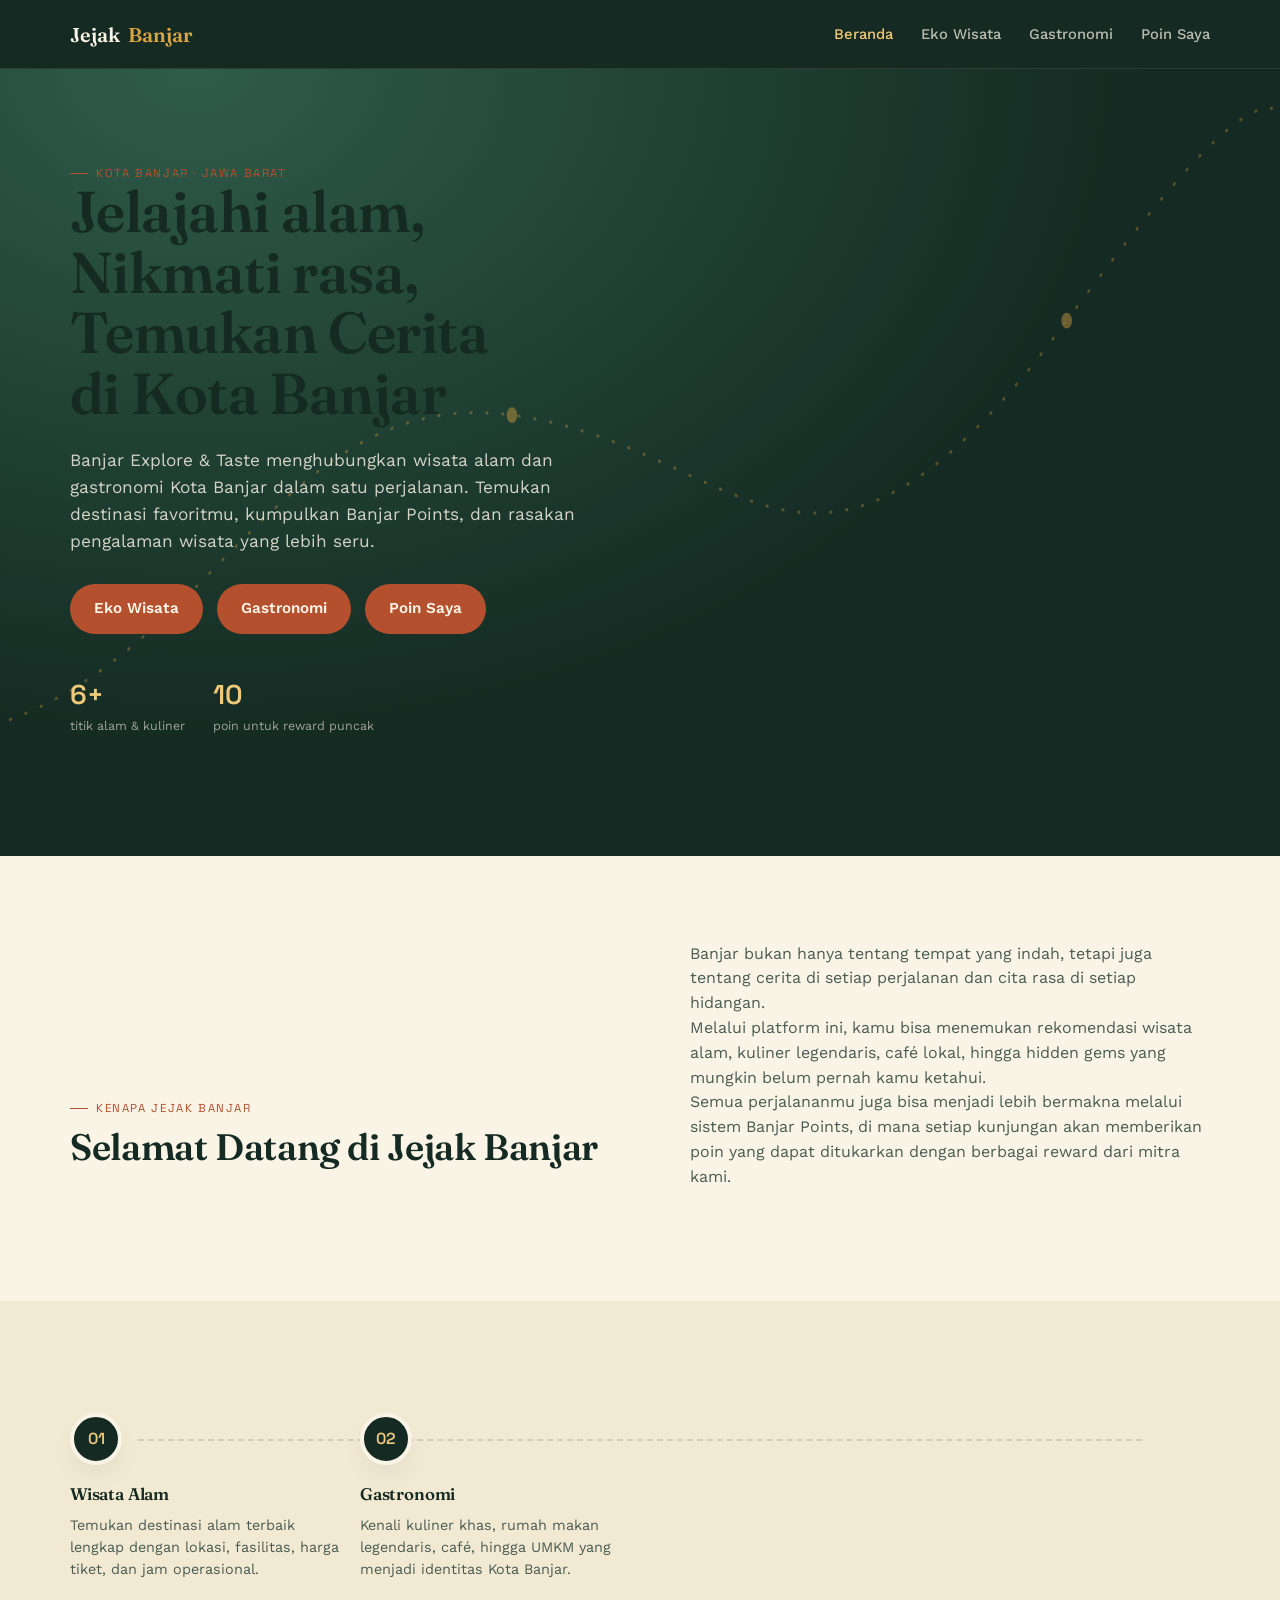
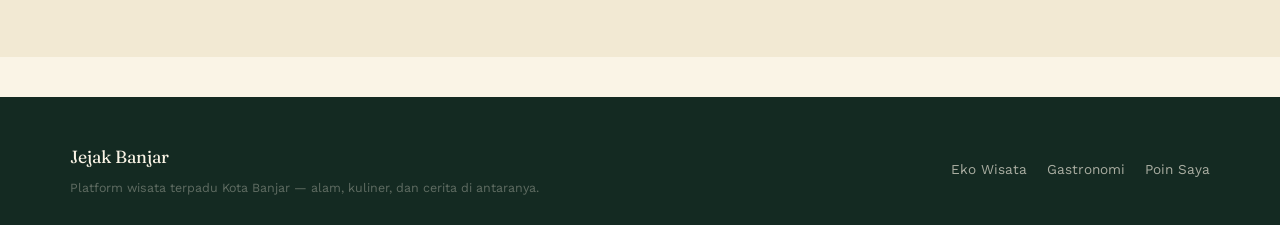
<file: index.html>
<!doctype html>
<html lang="id">
<head>
<meta charset="UTF-8" />
<meta name="viewport" content="width=device-width, initial-scale=1.0" />
<title>Jejak Banjar — Alam & Rasa Kota Banjar</title>
<meta name="description" content="Platform wisata terpadu Kota Banjar: temukan wisata alam terdekat dengan kuliner khas, isi form kunjungan, kumpulkan poin, dapatkan reward." />
<link rel="stylesheet" href="css/style.css" />
</head>
<body>

<nav class="nav">
  <div class="container">
    <a href="index.html" class="nav-brand">Jejak <span>Banjar</span></a>
    <ul class="nav-links">
      <li><a href="index.html" class="active">Beranda</a></li>
      <li><a href="peta.html">Eko Wisata</a></li>
      <li><a href="kunjungan.html">Gastronomi</a></li>
      <li><a href="dashboard.html">Poin Saya</a></li>
    </ul>
  </div>
</nav>

<header class="hero">
  <svg class="hero-trail" viewBox="0 0 1200 500" preserveAspectRatio="none" xmlns="http://www.w3.org/2000/svg" aria-hidden="true">
    <path d="M -20 420 C 200 380, 260 200, 480 220 S 760 380, 1000 160 S 1180 60, 1260 40" fill="none" stroke="#D9A441" stroke-width="2" stroke-dasharray="1 14" stroke-linecap="round" opacity="0.6"/>
    <circle cx="480" cy="220" r="5" fill="#D9A441" opacity="0.8"/>
    <circle cx="1000" cy="160" r="5" fill="#D9A441" opacity="0.8"/>
  </svg>
  <div class="container hero-grid">
    <div>
      <span class="eyebrow">Kota Banjar · Jawa Barat</span>
      <h1>Jelajahi alam,<br>Nikmati rasa,<br>Temukan Cerita<br>di Kota Banjar</h1>
      <p class="lede">Banjar Explore & Taste menghubungkan wisata alam dan gastronomi Kota Banjar dalam satu perjalanan. Temukan destinasi favoritmu, kumpulkan Banjar Points, dan rasakan pengalaman wisata yang lebih seru.</p>
      <div class="hero-actions">
        <a href="peta.html" class="btn btn-primary">Eko Wisata</a>
        <a href="kunjungan.html" class="btn btn-primary">Gastronomi</a>
        <a href="dashboard.html" class="btn btn-primary">Poin Saya</a>
      </div>
      <div class="hero-stats">
        <div class="hero-stat"><div class="num">6+</div><div class="lbl">titik alam &amp; kuliner</div></div>
        <div class="hero-stat"><div class="num">10</div><div class="lbl">poin untuk reward puncak</div></div>
      </div>
    </div>

    </div>
  </div>
</header>

<section class="section">
  <div class="container">
    <div class="section-head">
      <div>
        <span class="eyebrow">Kenapa Jejak Banjar</span>
        <h2>Selamat Datang di Jejak Banjar</h2>
      </div>
      <p>Banjar bukan hanya tentang tempat yang indah, tetapi juga tentang cerita di setiap perjalanan dan cita rasa di setiap hidangan.<br>Melalui platform ini, kamu bisa menemukan rekomendasi wisata alam, kuliner legendaris, café lokal, hingga hidden gems yang mungkin belum pernah kamu ketahui.<br>Semua perjalananmu juga bisa menjadi lebih bermakna melalui sistem Banjar Points, di mana setiap kunjungan akan memberikan poin yang dapat ditukarkan dengan berbagai reward dari mitra kami.</p>
    </div>
    </div>
  </div>
</section>

<section class="section section-alt">
  <div class="container">
    <div class="section-head">
    </div>
    <div class="flow">
      <div class="waypoint">
        <div class="pin">01</div>
        <h3>Wisata Alam</h3>
        <p>Temukan destinasi alam terbaik lengkap dengan lokasi, fasilitas, harga tiket, dan jam operasional.</p>
      </div>
      <div class="waypoint">
        <div class="pin">02</div>
        <h3>Gastronomi</h3>
        <p>Kenali kuliner khas, rumah makan legendaris, café, hingga UMKM yang menjadi identitas Kota Banjar.</p>
      </div>
    </div>
  </div>
</section>

<footer>
  <div class="container">
    <div>
      <div class="foot-brand">Jejak Banjar</div>
      <small style="margin-top:8px;">Platform wisata terpadu Kota Banjar — alam, kuliner, dan cerita di antaranya.</small>
    </div>
    <ul class="foot-links">
      <li><a href="peta.html">Eko Wisata</a></li>
      <li><a href="kunjungan.html">Gastronomi</a></li>
      <li><a href="dashboard.html">Poin Saya</a></li>
    </ul>
  </div>
</footer>

</body>
</html>
</file>
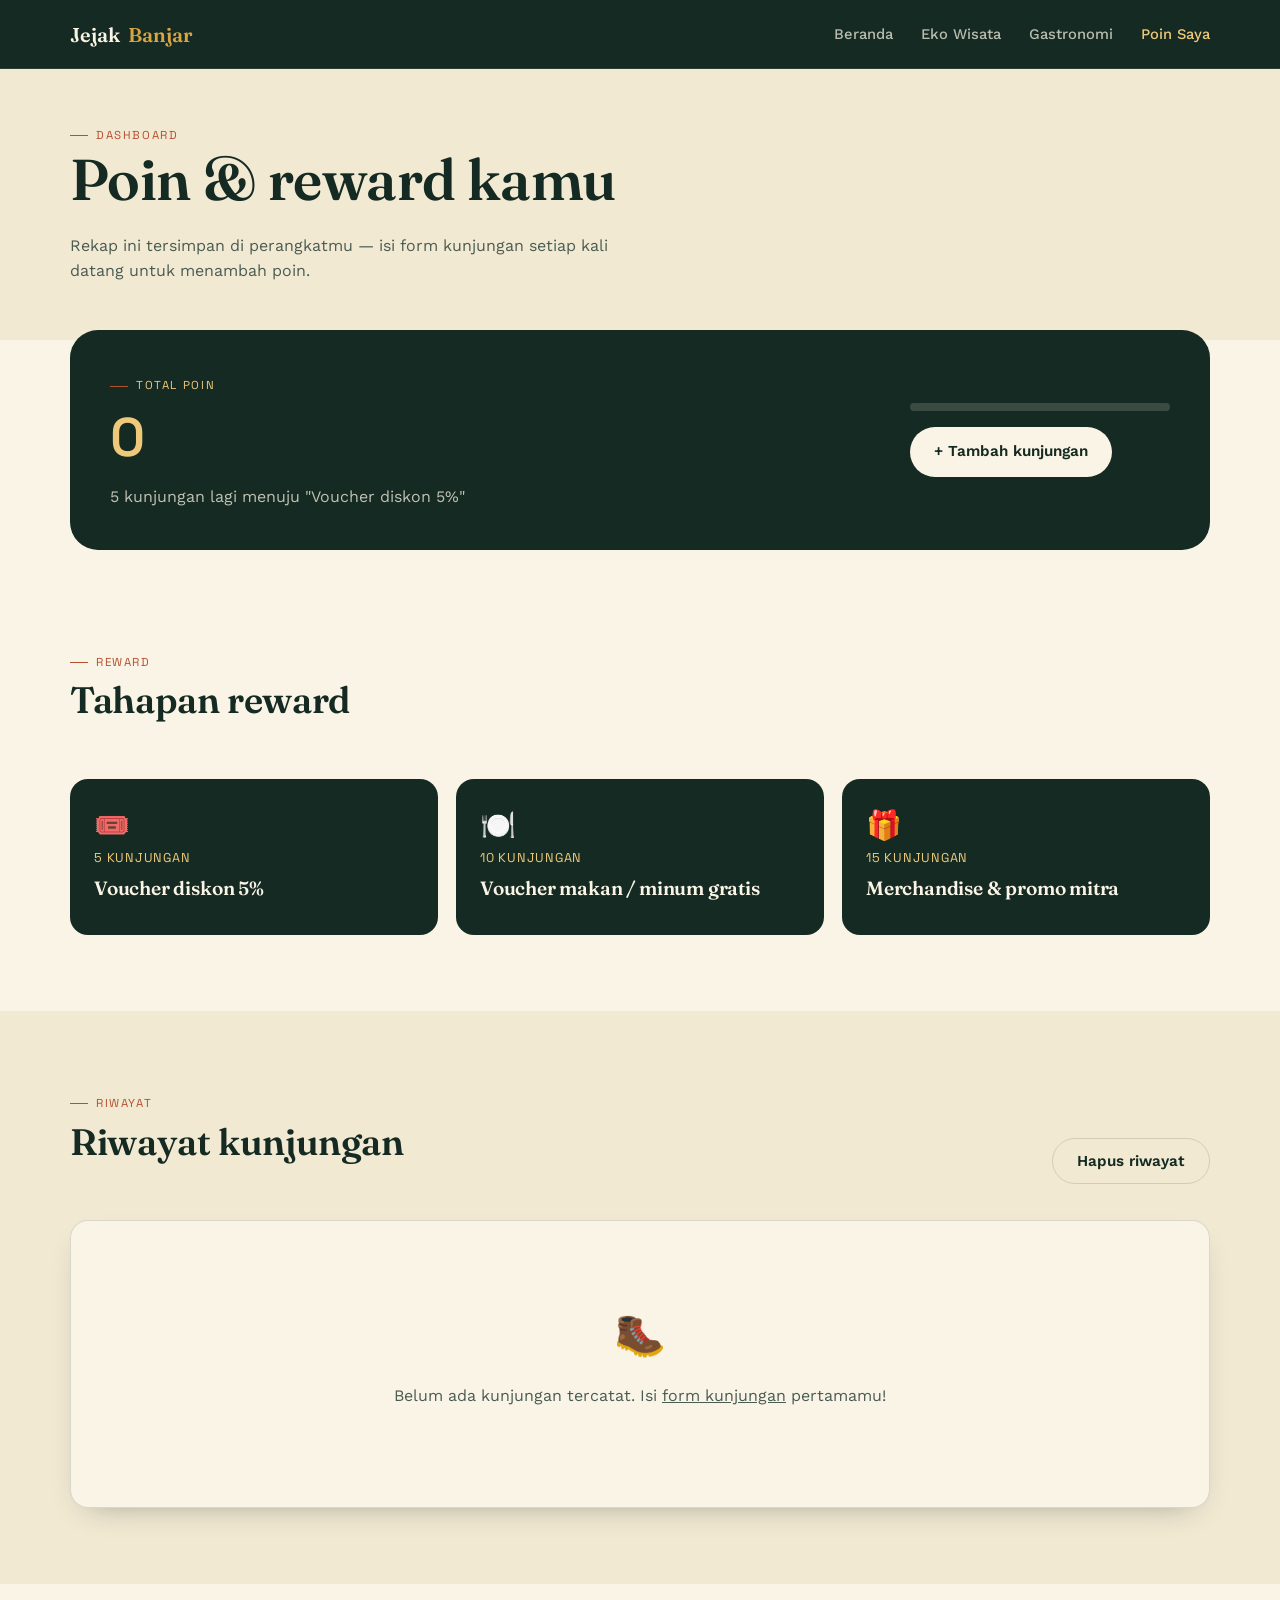
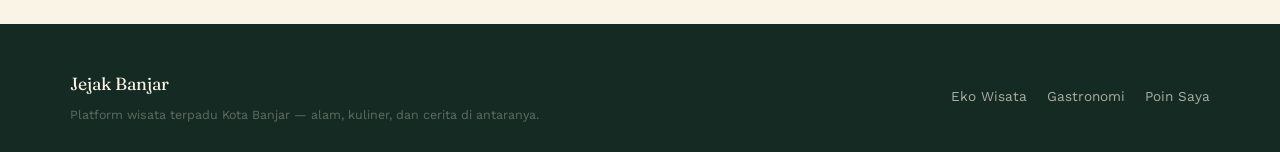
<file: dashboard.html>
<!doctype html>
<html lang="id">
<head>
<meta charset="UTF-8" />
<meta name="viewport" content="width=device-width, initial-scale=1.0" />
<title>Poin Saya — Jejak Banjar</title>
<link rel="stylesheet" href="css/style.css" />
</head>
<body>

<nav class="nav">
  <div class="container">
    <a href="index.html" class="nav-brand">Jejak <span>Banjar</span></a>
    <ul class="nav-links">
      <li><a href="index.html">Beranda</a></li>
      <li><a href="peta.html">Eko Wisata</a></li>
      <li><a href="kunjungan.html">Gastronomi</a></li>
      <li><a href="dashboard.html" class="active">Poin Saya</a></li>
    </ul>
  </div>
</nav>

<header style="background:var(--kertas-200); padding:50px 0 40px;">
  <div class="container">
    <span class="eyebrow">Dashboard</span>
    <h1 style="margin-top:6px;">Poin & reward kamu</h1>
    <p style="color:var(--tinta-600); max-width:56ch;">Rekap ini tersimpan di perangkatmu — isi form kunjungan setiap kali datang untuk menambah poin.</p>
  </div>
</header>

<section class="container" style="margin-top:-10px; padding-bottom:20px;">
  <div class="poin-hero">
    <div>
      <span class="eyebrow" style="color:var(--kunyit-300);">Total poin</span>
      <div class="poin-num" id="poin-total">0</div>
      <p id="poin-keterangan" style="color:rgba(250,244,230,0.75); margin:6px 0 0;"></p>
    </div>
    <div>
      <div class="poin-bar-track"><div class="poin-bar-fill" id="poin-bar" style="width:0%;"></div></div>
      <a href="kunjungan.html" class="btn btn-light" style="margin-top:16px;">+ Tambah kunjungan</a>
    </div>
  </div>
</section>

<section class="section">
  <div class="container">
    <div class="section-head">
      <div>
        <span class="eyebrow">Reward</span>
        <h2>Tahapan reward</h2>
      </div>
    </div>
    <div class="reward-strip" id="reward-strip"></div>
  </div>
</section>

<section class="section section-alt">
  <div class="container">
    <div class="section-head">
      <div>
        <span class="eyebrow">Riwayat</span>
        <h2>Riwayat kunjungan</h2>
      </div>
      <button id="btn-reset" class="btn btn-ghost">Hapus riwayat</button>
    </div>
    <div class="info-card" id="riwayat-list"></div>
  </div>
</section>

<footer>
  <div class="container">
    <div>
      <div class="foot-brand">Jejak Banjar</div>
      <small style="margin-top:8px;">Platform wisata terpadu Kota Banjar — alam, kuliner, dan cerita di antaranya.</small>
    </div>
    <ul class="foot-links">
      <li><a href="peta.html">Eko Wisata</a></li>
      <li><a href="kunjungan.html">Gastronomi</a></li>
      <li><a href="dashboard.html">Poin Saya</a></li>
    </ul>
  </div>
</footer>

<script src="js/data.js"></script>
<script src="js/storage.js"></script>
<script src="js/dashboard.js"></script>
</body>
</html>
</file>
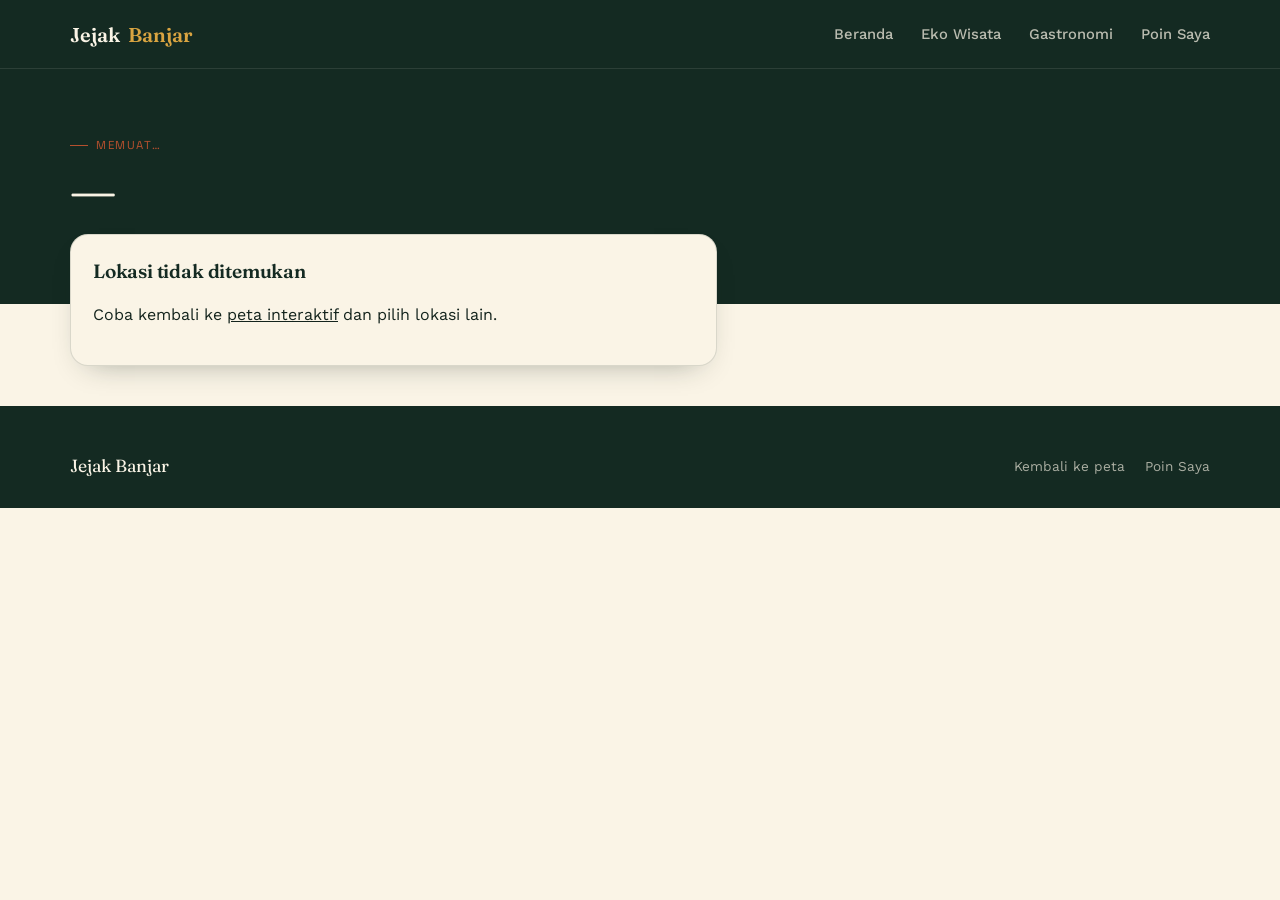
<file: detail.html>
<!doctype html>
<html lang="id">
<head>
<meta charset="UTF-8" />
<meta name="viewport" content="width=device-width, initial-scale=1.0" />
<title>Detail Lokasi — Jejak Banjar</title>
<link rel="stylesheet" href="css/style.css" />
</head>
<body>

<nav class="nav">
  <div class="container">
    <a href="index.html" class="nav-brand">Jejak <span>Banjar</span></a>
    <ul class="nav-links">
      <li><a href="index.html">Beranda</a></li>
      <li><a href="peta.html">Eko Wisata</a></li>
      <li><a href="kunjungan.html">Gastronomi</a></li>
      <li><a href="dashboard.html">Poin Saya</a></li>
    </ul>
  </div>
</nav>

<header class="detail-hero">
  <div class="container">
    <span class="eyebrow" id="d-kategori">Memuat…</span>
    <h1 id="d-nama" style="color:var(--kertas-100); margin-top:6px;">—</h1>
  </div>
</header>

<section class="container detail-grid">
  <div>
    <div class="info-card">
      <span class="ic" id="d-ikon" style="font-size:3rem;"></span>
      <p id="d-deskripsi" style="margin-top:14px; color:var(--tinta-600);"></p>
      <div class="tags" id="d-tags"></div>
    </div>

    <div class="info-card" style="margin-top:22px;">
      <span class="eyebrow" style="margin-bottom:14px; display:inline-block;">Rekomendasi pasangan lokasi</span>
      <div id="d-pasangan" class="grid grid-2" style="margin-top:6px;"></div>
    </div>
  </div>

  <div>
    <div class="info-card">
      <h3>Informasi</h3>
      <div class="info-row"><span class="k">Jam buka</span><span class="v" id="d-jam"></span></div>
      <div class="info-row"><span class="k">Harga</span><span class="v" id="d-harga"></span></div>
      <div class="info-row"><span class="k">Kontak</span><span class="v" id="d-kontak"></span></div>
      <div class="info-row"><span class="k">Koordinat</span><span class="v" id="d-koordinat"></span></div>
      <a href="#" id="d-maps" target="_blank" class="btn btn-ghost btn-block" style="margin-top:16px;">Buka di Google Maps</a>
      <a href="#" id="d-checkin" class="btn btn-primary btn-block" style="margin-top:10px;">Check-in di sini</a>
    </div>
  </div>
</section>

<footer>
  <div class="container">
    <div class="foot-brand">Jejak Banjar</div>
    <ul class="foot-links">
      <li><a href="peta.html">Kembali ke peta</a></li>
      <li><a href="dashboard.html">Poin Saya</a></li>
    </ul>
  </div>
</footer>

<script src="js/data.js"></script>
<script src="js/detail.js"></script>
</body>
</html>
</file>
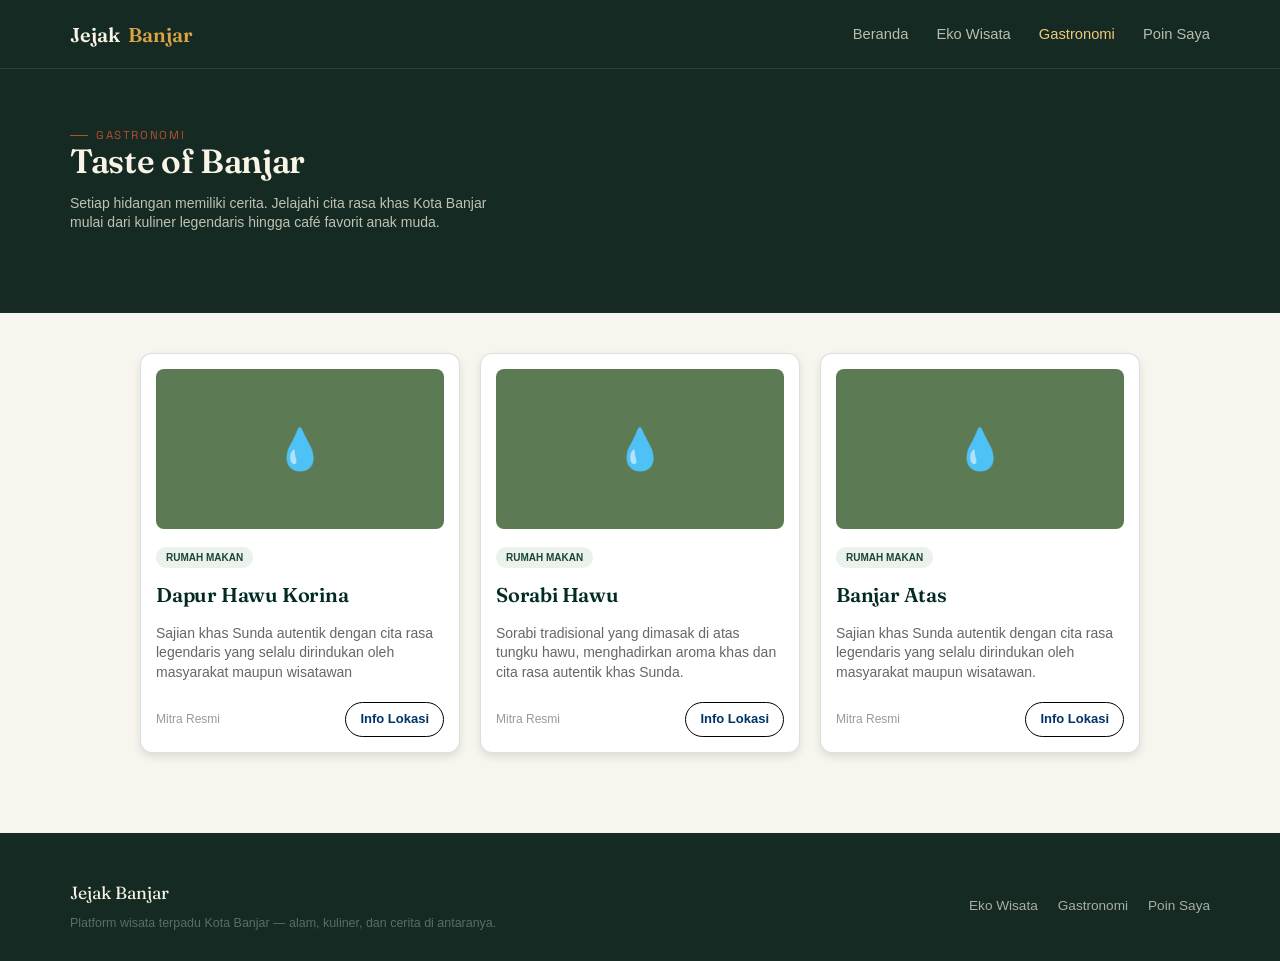
<file: kunjungan.html>
<!doctype html>
<html lang="id">
<head>
<meta charset="UTF-8" />
<meta name="viewport" content="width=device-width, initial-scale=1.0" />
<title>Isi Form Kunjungan — Jejak Banjar</title>
<link rel="stylesheet" href="css/style.css" />
</head>
<body>

<nav class="nav">
  <div class="container">
    <a href="index.html" class="nav-brand">Jejak <span>Banjar</span></a>
    <ul class="nav-links">
      <li><a href="index.html">Beranda</a></li>
      <li><a href="peta.html">Eko Wisata</a></li>
      <li><a href="kunjungan.html" class="active">Gastronomi</a></li>
      <li><a href="dashboard.html">Poin Saya</a></li>
    </ul>
  </div>
</nav>

<header style="background:var(--hutan-900); color:var(--kertas-100); padding:50px 0 60px;">
  <div class="container">
    <span class="eyebrow">Gastronomi</span>
    <h1 style="color:var(--kertas-100); font-size:2.1rem;">Taste of Banjar</h1>
    <p style="color:rgba(250,244,230,0.75); max-width:56ch;">Setiap hidangan memiliki cerita. Jelajahi cita rasa khas Kota Banjar mulai dari kuliner legendaris hingga café favorit anak muda.</p>
  </div>
</header>

<!DOCTYPE html>
<html>
<head>
    <title>Kartu Wisata Simpel</title>
    <style>
        /* Pengaturan dasar halaman */
        body {
            background-color: #F8F5EE;
            font-family: Arial, sans-serif;
            margin: 0;
            padding: 0;
        }

        /* INI YANG DITAMBAHKAN: Wadah utama agar kartu berjejer ke samping */
        .card-container {
            display: flex;
            gap: 20px; /* Jarak antar kartu */
            justify-content: center; /* Menengahkan posisi kartu di layar */
            padding: 40px 20px;
            flex-wrap: wrap; /* Jika layar sempit, kartu otomatis turun ke bawah */
        }

        /* Kotak kartu utama */
        .card {
            background-color: white;
            width: 320px;
            border-radius: 12px;
            padding: 15px;
            box-shadow: 0 4px 8px rgba(0,0,0,0.1);
        }

        /* Kotak hijau pengganti gambar */
        .gambar-hijau {
            background-color: #5C7A53;
            height: 160px;
            border-radius: 8px;
            text-align: center;
            line-height: 160px; 
            font-size: 40px;
            margin-bottom: 15px;
        }

        /* Label abu-abu kehijauan */
        .label {
            background-color: #EBF2EB;
            color: #1A4638;
            font-size: 10px;
            font-weight: bold;
            padding: 5px 10px;
            border-radius: 10px;
        }

        /* Teks Judul dan Deskripsi */
        h2 {
            margin: 10px 0 5px 0;
            color: #032B25;
            font-size: 20px;
        }

        p {
            color: #666;
            font-size: 14px;
            line-height: 1.4;
            margin-bottom: 20px;
        }

        /* Bagian bawah (Mitra dan Tombol) */
        .bawah {
            display: flex;
            justify-content: space-between;
            align-items: center;
        }

        .mitra {
            color: #999;
            font-size: 12px;
        }

        /* DESAIN TOMBOL LINK */
        .tombol-link {
            text-decoration: none; 
            background-color: white;
            color: #003366; 
            border: 1.5px solid black;
            padding: 6px 14px;
            border-radius: 20px;
            font-weight: bold;
            font-size: 13px;
            display: inline-block;
        }

        /* Efek saat tombol disentuh */
        .tombol-link:hover {
            background-color: #f0f0f0;
        }
    </style>
</head>
<body>

    <!-- INI BUNGKUS UTAMANYA (Agar berjejer ke samping) -->
    <div class="card-container">

        <!-- KARTU PERTAMA -->
        <div class="card">
            <!-- Bagian Atas: Gambar -->
            <div class="gambar-hijau">💧</div>

            <!-- Bagian Tengah: Teks -->
            <span class="label">RUMAH MAKAN</span>
            <h2>Dapur Hawu Korina</h2>
            <p>Sajian khas Sunda autentik dengan cita rasa legendaris yang selalu dirindukan oleh masyarakat maupun wisatawan</p>

            <!-- Bagian Bawah: Info & Tombol -->
            <div class="bawah">
                <span class="mitra">Mitra Resmi</span>
                <!-- Tombol Link Google Maps -->
                <a href="https://maps.app.goo.gl/c1w1fz7pdGVjuXiA9" target="_blank" class="tombol-link">Info Lokasi</a>
            </div>
        </div>


        <!-- KARTU KEDUA -->
        <div class="card">
            <!-- Bagian Atas: Gambar -->
            <div class="gambar-hijau">💧</div>

            <!-- Bagian Tengah: Teks -->
            <span class="label">RUMAH MAKAN</span>
            <h2>Sorabi Hawu</h2>
            <p>Sorabi tradisional yang dimasak di atas tungku hawu, menghadirkan aroma khas dan cita rasa autentik khas Sunda.</p>

            <!-- Bagian Bawah: Info & Tombol -->
            <div class="bawah">
                <span class="mitra">Mitra Resmi</span>
                <!-- Tombol Link Google Maps (Ganti # dengan link map untuk kartu kedua nanti) -->
                <a href="https://maps.app.goo.gl/6ZC4VuF5X67EE2WP7" target="_blank" class="tombol-link">Info Lokasi</a>
            </div>
        </div>

        <div class="card">
            <!-- Bagian Atas: Gambar -->
            <div class="gambar-hijau">💧</div>

            <!-- Bagian Tengah: Teks -->
            <span class="label">RUMAH MAKAN</span>
            <h2>Banjar Atas</h2>
            <p>Sajian khas Sunda autentik dengan cita rasa legendaris yang selalu dirindukan oleh masyarakat maupun wisatawan.</p>

            <!-- Bagian Bawah: Info & Tombol -->
            <div class="bawah">
                <span class="mitra">Mitra Resmi</span>
                <!-- Tombol Link Google Maps (Ganti # dengan link map untuk kartu kedua nanti) -->
                <a href="https://maps.app.goo.gl/DBRbdEJdGkGZf4cK7" target="_blank" class="tombol-link">Info Lokasi</a>
            </div>
        </div>
    </div>
    <!-- AKHIR BUNGKUS UTAMA -->

</body>
</html>

</section>

<footer>
  <div class="container">
    <div>
      <div class="foot-brand">Jejak Banjar</div>
      <small style="margin-top:8px;">Platform wisata terpadu Kota Banjar — alam, kuliner, dan cerita di antaranya.</small>
    </div>
    <ul class="foot-links">
      <li><a href="peta.html">Eko Wisata</a></li>
      <li><a href="kunjungan.html">Gastronomi</a></li>
      <li><a href="dashboard.html">Poin Saya</a></li>
    </ul>
  </div>
</footer>

<script src="js/data.js"></script>
<script src="js/storage.js"></script>
<script src="js/form.js"></script>
</body>
</html>
</file>
<file: css/style.css>
/* ============================================================
   JEJAK BANJAR — design tokens
   Palet   : hutan gelap, kertas kunyit, aksen tanah liat
   Tipe    : Fraunces (display) / Work Sans (body) / Space Grotesk (data)
   Motif   : garis jejak putus-putus menghubungkan titik wisata
   ============================================================ */

@import url("https://fonts.googleapis.com/css2?family=Fraunces:opsz,wght@9..144,400;9..144,600;9..144,700&family=Work+Sans:wght@400;500;600&family=Space+Grotesk:wght@500;600&display=swap");

:root {
  --hutan-900: #142A22;
  --hutan-700: #1B3A2F;
  --hutan-500: #2F5C4A;
  --kunyit-500: #D9A441;
  --kunyit-300: #EFC97A;
  --liat-600: #B5502E;
  --liat-700: #8F3D22;
  --kertas-100: #FAF4E6;
  --kertas-200: #F2E9D3;
  --tinta-900: #14241D;
  --tinta-600: #4A5C52;
  --garis: rgba(20, 36, 29, 0.14);

  --font-display: "Fraunces", serif;
  --font-body: "Work Sans", sans-serif;
  --font-data: "Space Grotesk", sans-serif;

  --radius-s: 10px;
  --radius-m: 18px;
  --radius-l: 28px;
  --shadow-card: 0 12px 30px -18px rgba(20, 36, 29, 0.45);
}

* { box-sizing: border-box; }
html { scroll-behavior: smooth; }

body {
  margin: 0;
  font-family: var(--font-body);
  background: var(--kertas-100);
  color: var(--tinta-900);
  line-height: 1.55;
}

img { max-width: 100%; display: block; }
a { color: inherit; }

h1, h2, h3 {
  font-family: var(--font-display);
  margin: 0 0 0.4em;
  letter-spacing: -0.01em;
  color: var(--hutan-900);
}
h1 { font-size: clamp(2.2rem, 4vw + 1rem, 3.6rem); font-weight: 600; line-height: 1.05; }
h2 { font-size: clamp(1.6rem, 2.4vw + 1rem, 2.3rem); font-weight: 600; }
h3 { font-size: 1.2rem; font-weight: 600; }

.eyebrow {
  font-family: var(--font-data);
  font-size: 0.72rem;
  letter-spacing: 0.14em;
  text-transform: uppercase;
  color: var(--liat-600);
  display: inline-flex;
  align-items: center;
  gap: 8px;
}
.eyebrow::before {
  content: "";
  width: 18px;
  height: 1px;
  background: var(--liat-600);
}

.container {
  width: min(1140px, 92%);
  margin-inline: auto;
}

/* ---------- NAVBAR ---------- */
.nav {
  position: sticky;
  top: 0;
  z-index: 40;
  background: var(--hutan-900);
  border-bottom: 1px solid rgba(250, 244, 230, 0.1);
}
.nav .container {
  display: flex;
  align-items: center;
  justify-content: space-between;
  height: 68px;
}
.nav-brand {
  font-family: var(--font-display);
  color: var(--kertas-100);
  font-size: 1.25rem;
  font-weight: 600;
  text-decoration: none;
  display: flex;
  align-items: center;
  gap: 8px;
}
.nav-brand span { color: var(--kunyit-500); }
.nav-links {
  display: flex;
  gap: 28px;
  list-style: none;
  margin: 0;
  padding: 0;
}
.nav-links a {
  color: rgba(250, 244, 230, 0.72);
  text-decoration: none;
  font-size: 0.92rem;
  font-weight: 500;
  transition: color 0.2s ease;
}
.nav-links a:hover, .nav-links a.active { color: var(--kunyit-300); }
.nav-toggle { display: none; }

/* ---------- BUTTONS ---------- */
.btn {
  display: inline-flex;
  align-items: center;
  gap: 8px;
  font-family: var(--font-body);
  font-weight: 600;
  font-size: 0.95rem;
  padding: 13px 24px;
  border-radius: 999px;
  border: none;
  cursor: pointer;
  text-decoration: none;
  transition: transform 0.18s ease, box-shadow 0.18s ease, background 0.18s ease;
}
.btn-primary { background: var(--liat-600); color: var(--kertas-100); }
.btn-primary:hover { background: var(--liat-700); transform: translateY(-2px); box-shadow: 0 10px 22px -10px rgba(143, 61, 34, 0.6); }
.btn-ghost { background: transparent; color: var(--hutan-900); border: 1.5px solid var(--garis); }
.btn-ghost:hover { border-color: var(--hutan-900); }
.btn-light { background: var(--kertas-100); color: var(--hutan-900); }
.btn-light:hover { transform: translateY(-2px); }
.btn-block { width: 100%; justify-content: center; }
.btn:focus-visible, a:focus-visible, input:focus-visible, textarea:focus-visible, button:focus-visible {
  outline: 2.5px solid var(--kunyit-500);
  outline-offset: 2px;
}

/* ---------- HERO ---------- */
.hero {
  position: relative;
  background: radial-gradient(120% 140% at 15% 0%, var(--hutan-500) 0%, var(--hutan-900) 62%);
  color: var(--kertas-100);
  padding: 88px 0 120px;
  overflow: hidden;
}
.hero-trail {
  position: absolute;
  inset: 0;
  width: 100%;
  height: 100%;
  opacity: 0.55;
  pointer-events: none;
}
.hero-grid {
  position: relative;
  z-index: 2;
  display: grid;
  grid-template-columns: 1.1fr 0.9fr;
  gap: 48px;
  align-items: center;
}
.hero p.lede {
  font-size: 1.08rem;
  color: rgba(250, 244, 230, 0.82);
  max-width: 46ch;
  margin: 18px 0 30px;
}
.hero-actions { display: flex; gap: 14px; flex-wrap: wrap; }
.hero-stats {
  display: flex;
  gap: 28px;
  margin-top: 40px;
}
.hero-stat .num {
  font-family: var(--font-data);
  font-size: 1.7rem;
  font-weight: 600;
  color: var(--kunyit-300);
}
.hero-stat .lbl {
  font-size: 0.78rem;
  color: rgba(250, 244, 230, 0.6);
}

.hero-card {
  background: var(--kertas-100);
  color: var(--tinta-900);
  border-radius: var(--radius-l);
  padding: 26px;
  box-shadow: var(--shadow-card);
  position: relative;
  z-index: 2;
}
.hero-card .pair {
  display: flex;
  align-items: center;
  gap: 14px;
  padding: 12px 0;
  border-bottom: 1px dashed var(--garis);
}
.hero-card .pair:last-child { border-bottom: none; }
.hero-card .pair .ic { font-size: 1.6rem; }
.hero-card .pair .name { font-weight: 600; font-size: 0.95rem; }
.hero-card .pair .meta { font-size: 0.78rem; color: var(--tinta-600); }
.hero-card .arrow { margin-left: auto; color: var(--liat-600); font-family: var(--font-data); font-size: 0.8rem; }

/* ---------- SECTIONS ---------- */
.section { padding: 76px 0; }
.section-head {
  display: flex;
  justify-content: space-between;
  align-items: flex-end;
  gap: 24px;
  margin-bottom: 36px;
  flex-wrap: wrap;
}
.section-head p { color: var(--tinta-600); max-width: 52ch; margin: 10px 0 0; }
.section-alt { background: var(--kertas-200); }

/* card grid */
.grid { display: grid; gap: 22px; }
.grid-3 { grid-template-columns: repeat(3, 1fr); }
.grid-2 { grid-template-columns: repeat(2, 1fr); }

.card {
  background: var(--kertas-100);
  border: 1px solid var(--garis);
  border-radius: var(--radius-m);
  padding: 22px;
  box-shadow: var(--shadow-card);
  transition: transform 0.2s ease, box-shadow 0.2s ease;
}
.card:hover { transform: translateY(-4px); }
.card .ic { font-size: 2.1rem; margin-bottom: 10px; display: block; }
.card .tags { display: flex; gap: 6px; flex-wrap: wrap; margin: 12px 0 6px; }
.tag {
  font-family: var(--font-data);
  font-size: 0.68rem;
  letter-spacing: 0.03em;
  padding: 4px 10px;
  border-radius: 999px;
  background: var(--kertas-200);
  color: var(--hutan-700);
}
.card.kuliner .ic { color: var(--liat-600); }
.card-link {
  display: inline-flex;
  align-items: center;
  gap: 6px;
  margin-top: 14px;
  font-weight: 600;
  font-size: 0.86rem;
  color: var(--liat-600);
  text-decoration: none;
}
.card-link:hover { text-decoration: underline; }

/* waypoint / numbered flow — justified: this is a literal sequence of steps */
.flow { display: grid; grid-template-columns: repeat(4, 1fr); gap: 20px; position: relative; }
.flow::before {
  content: "";
  position: absolute;
  top: 26px;
  left: 6%;
  right: 6%;
  height: 0;
  border-top: 2px dashed var(--garis);
  z-index: 0;
}
.waypoint { position: relative; z-index: 1; text-align: left; }
.waypoint .pin {
  width: 52px;
  height: 52px;
  border-radius: 50%;
  background: var(--hutan-900);
  color: var(--kunyit-300);
  font-family: var(--font-data);
  font-weight: 600;
  display: flex;
  align-items: center;
  justify-content: center;
  margin-bottom: 16px;
  border: 4px solid var(--kertas-100);
  box-shadow: var(--shadow-card);
}
.waypoint h3 { margin-bottom: 6px; font-size: 1.05rem; }
.waypoint p { color: var(--tinta-600); font-size: 0.9rem; margin: 0; }

/* reward strip */
.reward-strip {
  display: grid;
  grid-template-columns: repeat(3, 1fr);
  gap: 18px;
}
.reward {
  background: var(--hutan-900);
  color: var(--kertas-100);
  border-radius: var(--radius-m);
  padding: 24px;
  position: relative;
  overflow: hidden;
}
.reward .poin-butuh {
  font-family: var(--font-data);
  color: var(--kunyit-300);
  font-size: 0.8rem;
  letter-spacing: 0.06em;
}
.reward h3 { color: var(--kertas-100); margin-top: 6px; }
.reward .ic { font-size: 1.8rem; }

/* ---------- FOOTER ---------- */
footer {
  background: var(--hutan-900);
  color: rgba(250, 244, 230, 0.65);
  padding: 46px 0 28px;
  margin-top: 40px;
}
footer .container {
  display: flex;
  justify-content: space-between;
  flex-wrap: wrap;
  gap: 20px;
  align-items: center;
}
footer .foot-brand { color: var(--kertas-100); font-family: var(--font-display); font-size: 1.1rem; }
footer .foot-links { display: flex; gap: 20px; list-style: none; padding: 0; margin: 0; font-size: 0.85rem; }
footer .foot-links a { text-decoration: none; color: inherit; }
footer .foot-links a:hover { color: var(--kunyit-300); }
footer small { display: block; margin-top: 26px; opacity: 0.5; font-size: 0.78rem; }

/* ---------- MAP PAGE ---------- */
.map-shell {
  display: grid;
  grid-template-columns: 340px 1fr;
  gap: 0;
  border-radius: var(--radius-l);
  overflow: hidden;
  box-shadow: var(--shadow-card);
  border: 1px solid var(--garis);
  min-height: 620px;
}
.map-panel {
  background: var(--kertas-100);
  padding: 22px;
  overflow-y: auto;
  max-height: 620px;
}
.map-filter { display: flex; gap: 8px; flex-wrap: wrap; margin-bottom: 16px; }
.chip {
  font-family: var(--font-data);
  font-size: 0.74rem;
  padding: 7px 13px;
  border-radius: 999px;
  border: 1.5px solid var(--garis);
  background: transparent;
  cursor: pointer;
  color: var(--tinta-600);
  transition: all 0.15s ease;
}
.chip.active, .chip:hover { border-color: var(--hutan-900); color: var(--hutan-900); background: var(--kertas-200); }
.map-list-item {
  display: flex;
  gap: 12px;
  padding: 12px 8px;
  border-radius: var(--radius-s);
  cursor: pointer;
  border: 1px solid transparent;
}
.map-list-item:hover, .map-list-item.selected { background: var(--kertas-200); border-color: var(--garis); }
.map-list-item .ic { font-size: 1.5rem; }
.map-list-item h4 { margin: 0 0 3px; font-size: 0.92rem; font-family: var(--font-body); font-weight: 600; }
.map-list-item .meta { font-size: 0.76rem; color: var(--tinta-600); }
#leaflet-map { height: 620px; width: 100%; }

.leaflet-popup-content-wrapper { border-radius: var(--radius-s); font-family: var(--font-body); }
.popup-title { font-weight: 600; margin-bottom: 2px; }
.popup-link { font-size: 0.82rem; color: var(--liat-600); }

/* ---------- DETAIL PAGE ---------- */
.detail-hero {
  background: var(--hutan-900);
  color: var(--kertas-100);
  padding: 60px 0 60px;
}
.detail-hero .ic { font-size: 3.2rem; }
.detail-grid { grid-template-columns: 1.4fr 1fr; display: grid; gap: 30px; margin-top: -70px; position: relative; z-index: 3; }
.info-card {
  background: var(--kertas-100);
  border-radius: var(--radius-m);
  padding: 22px;
  box-shadow: var(--shadow-card);
  border: 1px solid var(--garis);
}
.info-row { display: flex; justify-content: space-between; padding: 11px 0; border-bottom: 1px dashed var(--garis); font-size: 0.9rem; }
.info-row:last-child { border-bottom: none; }
.info-row .k { color: var(--tinta-600); }
.info-row .v { font-weight: 600; text-align: right; }

/* ---------- FORM PAGE ---------- */
.form-shell {
  max-width: 620px;
  margin: 0 auto;
  background: var(--kertas-100);
  border: 1px solid var(--garis);
  border-radius: var(--radius-l);
  padding: 34px;
  box-shadow: var(--shadow-card);
}
.field { margin-bottom: 20px; }
.field label {
  display: block;
  font-family: var(--font-data);
  font-size: 0.78rem;
  letter-spacing: 0.03em;
  text-transform: uppercase;
  color: var(--tinta-600);
  margin-bottom: 8px;
}
.field input[type="text"],
.field input[type="tel"],
.field input[type="email"],
.field input[type="date"],
.field select,
.field textarea {
  width: 100%;
  padding: 13px 14px;
  border-radius: var(--radius-s);
  border: 1.5px solid var(--garis);
  background: var(--kertas-100);
  font-family: var(--font-body);
  font-size: 0.95rem;
  color: var(--tinta-900);
}
.field textarea { resize: vertical; min-height: 80px; }
.field input:focus, .field select:focus, .field textarea:focus { border-color: var(--liat-600); outline: none; }

.upload-box {
  border: 1.5px dashed var(--garis);
  border-radius: var(--radius-s);
  padding: 26px;
  text-align: center;
  cursor: pointer;
  color: var(--tinta-600);
  font-size: 0.88rem;
}
.upload-box:hover { border-color: var(--liat-600); color: var(--liat-600); }
.upload-preview { margin-top: 14px; border-radius: var(--radius-s); overflow: hidden; max-height: 220px; }
.upload-preview img { width: 100%; object-fit: cover; }

.form-note { font-size: 0.82rem; color: var(--tinta-600); margin-top: 4px; }

.success-box {
  text-align: center;
  padding: 40px 20px;
}
.success-box .ic { font-size: 3.4rem; margin-bottom: 12px; }

/* ---------- DASHBOARD PAGE ---------- */
.poin-hero {
  background: var(--hutan-900);
  color: var(--kertas-100);
  border-radius: var(--radius-l);
  padding: 40px;
  display: flex;
  justify-content: space-between;
  align-items: center;
  flex-wrap: wrap;
  gap: 26px;
}
.poin-num { font-family: var(--font-data); font-size: 3.4rem; color: var(--kunyit-300); font-weight: 600; }
.poin-bar-track {
  width: 260px;
  height: 8px;
  background: rgba(250, 244, 230, 0.16);
  border-radius: 999px;
  overflow: hidden;
}
.poin-bar-fill { height: 100%; background: var(--kunyit-500); border-radius: 999px; transition: width 0.4s ease; }

.riwayat-item {
  display: flex;
  justify-content: space-between;
  align-items: center;
  padding: 16px 4px;
  border-bottom: 1px dashed var(--garis);
  font-size: 0.92rem;
}
.riwayat-item:last-child { border-bottom: none; }
.riwayat-item .meta { color: var(--tinta-600); font-size: 0.8rem; }
.riwayat-badge {
  font-family: var(--font-data);
  font-size: 0.72rem;
  background: var(--kertas-200);
  color: var(--hutan-700);
  padding: 4px 10px;
  border-radius: 999px;
}
.empty-state {
  text-align: center;
  padding: 60px 20px;
  color: var(--tinta-600);
}
.empty-state .ic { font-size: 2.6rem; margin-bottom: 10px; }

/* ---------- RESPONSIVE ---------- */
@media (max-width: 880px) {
  .hero-grid { grid-template-columns: 1fr; }
  .grid-3 { grid-template-columns: 1fr 1fr; }
  .flow { grid-template-columns: 1fr 1fr; row-gap: 32px; }
  .flow::before { display: none; }
  .map-shell { grid-template-columns: 1fr; }
  #leaflet-map { height: 380px; }
  .map-panel { max-height: 340px; }
  .detail-grid { grid-template-columns: 1fr; margin-top: 20px; }
  .reward-strip { grid-template-columns: 1fr; }
  .poin-bar-track { width: 100%; }
}
@media (max-width: 600px) {
  .nav-links { display: none; }
  .grid-3, .grid-2 { grid-template-columns: 1fr; }
  .hero { padding: 56px 0 90px; }
  .section { padding: 54px 0; }
}

@media (prefers-reduced-motion: reduce) {
  * { animation: none !important; transition: none !important; }
}
</file>
